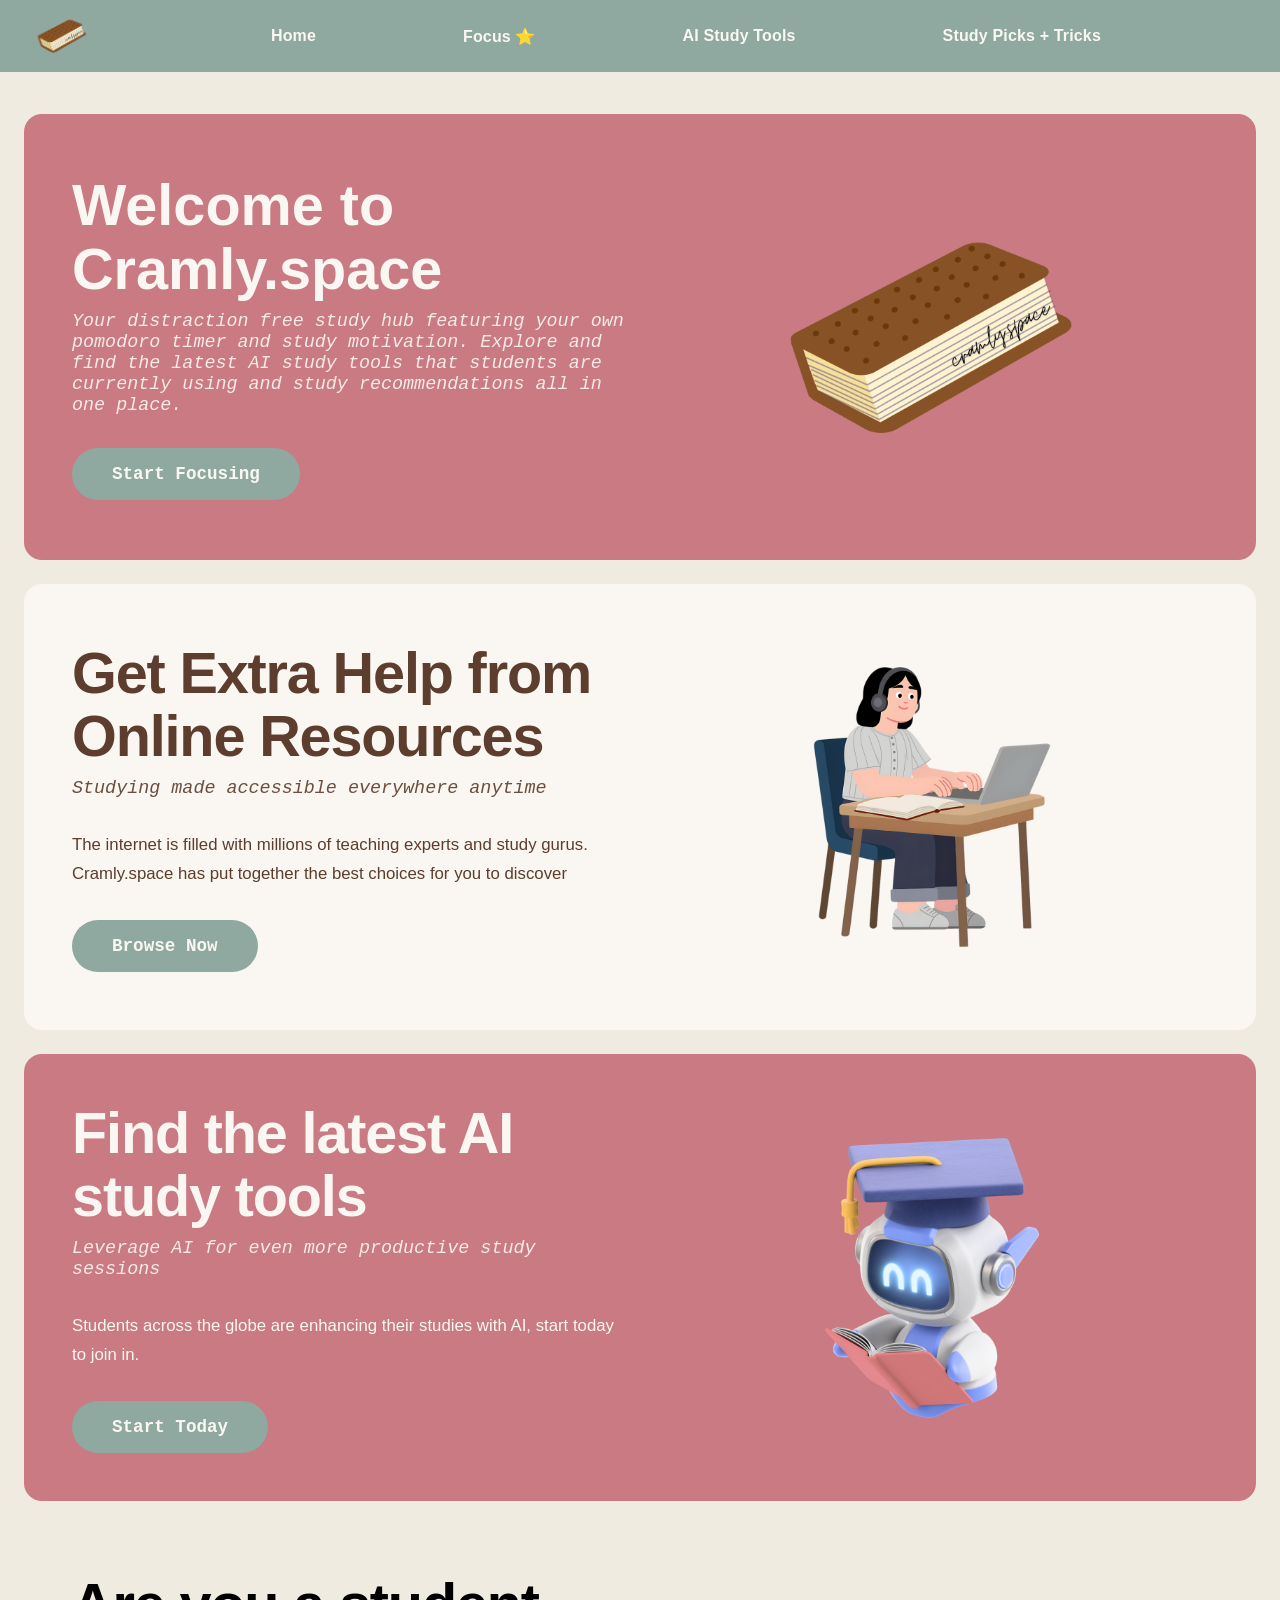
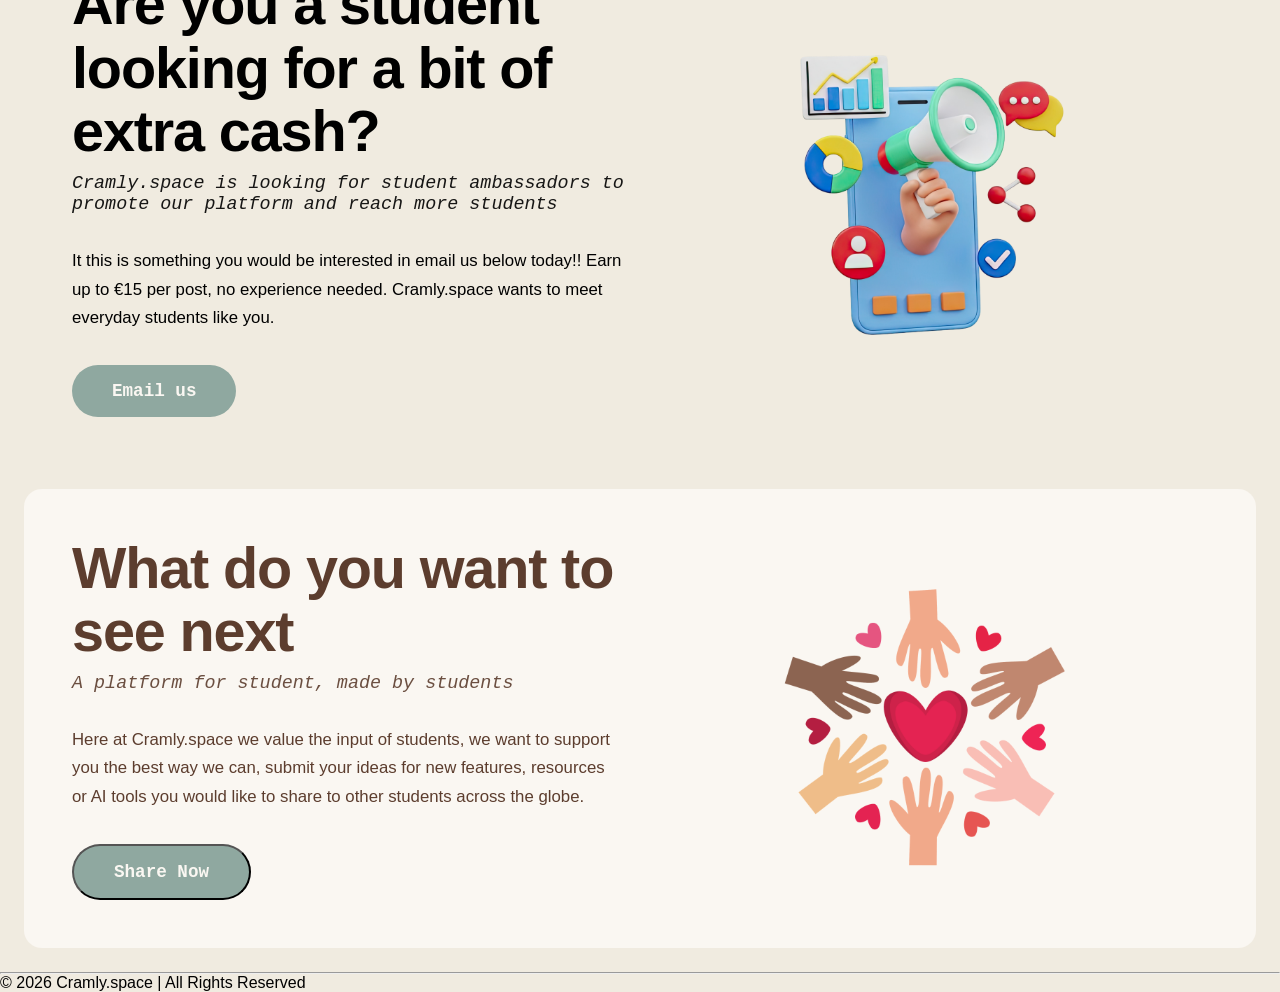
<file: index.html>
<!DOCTYPE html>
<html lang="en">
<head>
    <meta charset="UTF-8">
    <meta name="viewport" content="width=device-width, initial-scale=1.0">
    <meta name="description" content="Your new study companion helping you to earn better grades without burning out. Cramly.space helps keep learning fun and focused by connecting you with the best study spots, tutors, and resources in your area.">
    <meta name="keywords" content="Cramly, pomodoro timer, AI study tools, focused study, notes templates, learning">
    <title> Cramly Space - Study Tools and Focus Resources   </title>
    <link rel="stylesheet" href="style.css">
    <link rel="icon" type="image/png" href="CramlyLogo.png">
    <link href="https://fonts.googleapis.com/css2?family=Inter:wght@400;600;700&display=swap" rel="stylesheet">
</head>
<body>
<header>
  <nav>
    
    <div class="nav-logo">
      <img src="cramlylogo.png" alt="Cramly Logo" style="height:60px;">
    </div>

    <ul class="nav-links">
       <li><a href="index.html">Home</a></li>
      <li><a href="focus.html">Focus ⭐️</a></li>
      <li><a href="findai.html">AI Study Tools</a></li>
      <li><a href="recs.html">Study Picks + Tricks</a></li>
    </ul>
  </nav>
</header>
<br>
<section class="hero">

  <div class="hero-text">
    <h1>Welcome to Cramly.space</h1>

    <p class="tagline">
      Your distraction free study hub featuring your own pomodoro timer and study motivation. Explore and find the latest AI study tools that students are currently using and study recommendations all in one place.
    </p>

    <a href="focus.html" class="btn-focus">Start Focusing</a>
  </div>

  <div class="hero-image">
    <img src="cramlylogo.png" alt="Cramly Logo">
  </div>
</section>



<section class="feature-section section-cream">
  <div class="feature-text">
    <h2>Get Extra Help from Online Resources</h2>
    <p class="feature-tagline">Studying made accessible everywhere anytime</p>
    <p class="feature-copy">
      The internet is filled with millions of teaching experts and study gurus. Cramly.space has put together the best choices for you to discover
    </p>
    <a href="recs.html" class="btn-focus">Browse Now</a>
  </div>

  <div class="feature-image">
    <img src="studying.png" alt="Browse Study recommendations">
  </div>
</section>

<section class="feature-section section-pink">
  <div class="feature-text">
    <h2>Find the latest AI study tools</h2>
    <p class="feature-tagline">Leverage AI for even more productive study sessions</p>
    <p class="feature-copy">
      Students across the globe are enhancing their studies with AI, start today to join in.
    </p>
    <a href="findai.html" class="btn-focus">Start Today</a>
  </div>

  <div class="feature-image">
    <img src="ai.png" alt="AI study tools illustration">
  </div>
</section>

<section class="feature-section section-tan-reverse">
  <div class="feature-text">
    <h2>Are you a student looking for a bit of extra cash?</h2>
    <p class="feature-tagline">Cramly.space is looking for student ambassadors to promote our platform and reach more students</p>
    <p class="feature-copy">
      It this is something you would be interested in email us below today!! Earn up to €15 per post, no experience needed. Cramly.space wants to meet everyday students like you.
    </p>
    <a href="mailto:hannahkayer11@gmail.com" class="btn-focus">Email us</a>
  </div>

  <div class="feature-image">
    <img src="social.png" alt="Student ambassadors">
  </div>
</section>

<section class="feature-section section-cream">
  <div class="feature-text">
    <h2>What do you want to see next</h2>
    <p class="feature-tagline">A platform for student, made by students</p>
    <p class="feature-copy">
     Here at Cramly.space we value the input of students, we want to support you the best way we can, submit your ideas for new features, resources or AI tools you would like to share to other students across the globe.
    </p>
   <button class="btn-focus" onclick="openModal()">Share Now</button>
  </div>

  <div class="feature-image">
    <img src="help.png" alt="Help share new ideas">
  </div>
</section>
<div class="overlay" id="overlay">
    <div class="modal">
      <button class="modal-close" onclick="closeModal()">&#x2715;</button>
 
      <div id="form-view">
        <h3>Share your idea ✨</h3>
        <p class="sub">We read every single submission!</p>
 
        <div class="form-group">
          <label for="c-name">Name</label>
          <input type="text" id="c-name" placeholder="Your name"/>
          <p class="error-msg" id="err-name">Please enter your name.</p>
        </div>
 
        <div class="form-group">
          <label for="c-email">Email</label>
          <input type="email" id="c-email" placeholder="you@email.com"/>
          <p class="error-msg" id="err-email">Please enter a valid email.</p>
        </div>
 
        <div class="form-group">
          <label for="c-idea">Your idea</label>
          <textarea id="c-idea" placeholder="What would you love to see on Cramly.space?"></textarea>
          <p class="error-msg" id="err-idea">Please tell us your idea.</p>
        </div>
 
        <button class="btn-submit" onclick="submitForm()">Send it in 🚀</button>
      </div>
 
      <div class="success" id="success-view">
        <div class="tick">🎉</div>
        <h4>Thanks for sharing!</h4>
        <p>Your idea is in — we'll take a look soon.</p>
      </div>
    </div>
  </div>

<script src="modal.js"></script>
<hr>
<footer></footer>
   <p> &copy; 2026 Cramly.space | All Rights Reserved </p>
</footer>
</file>
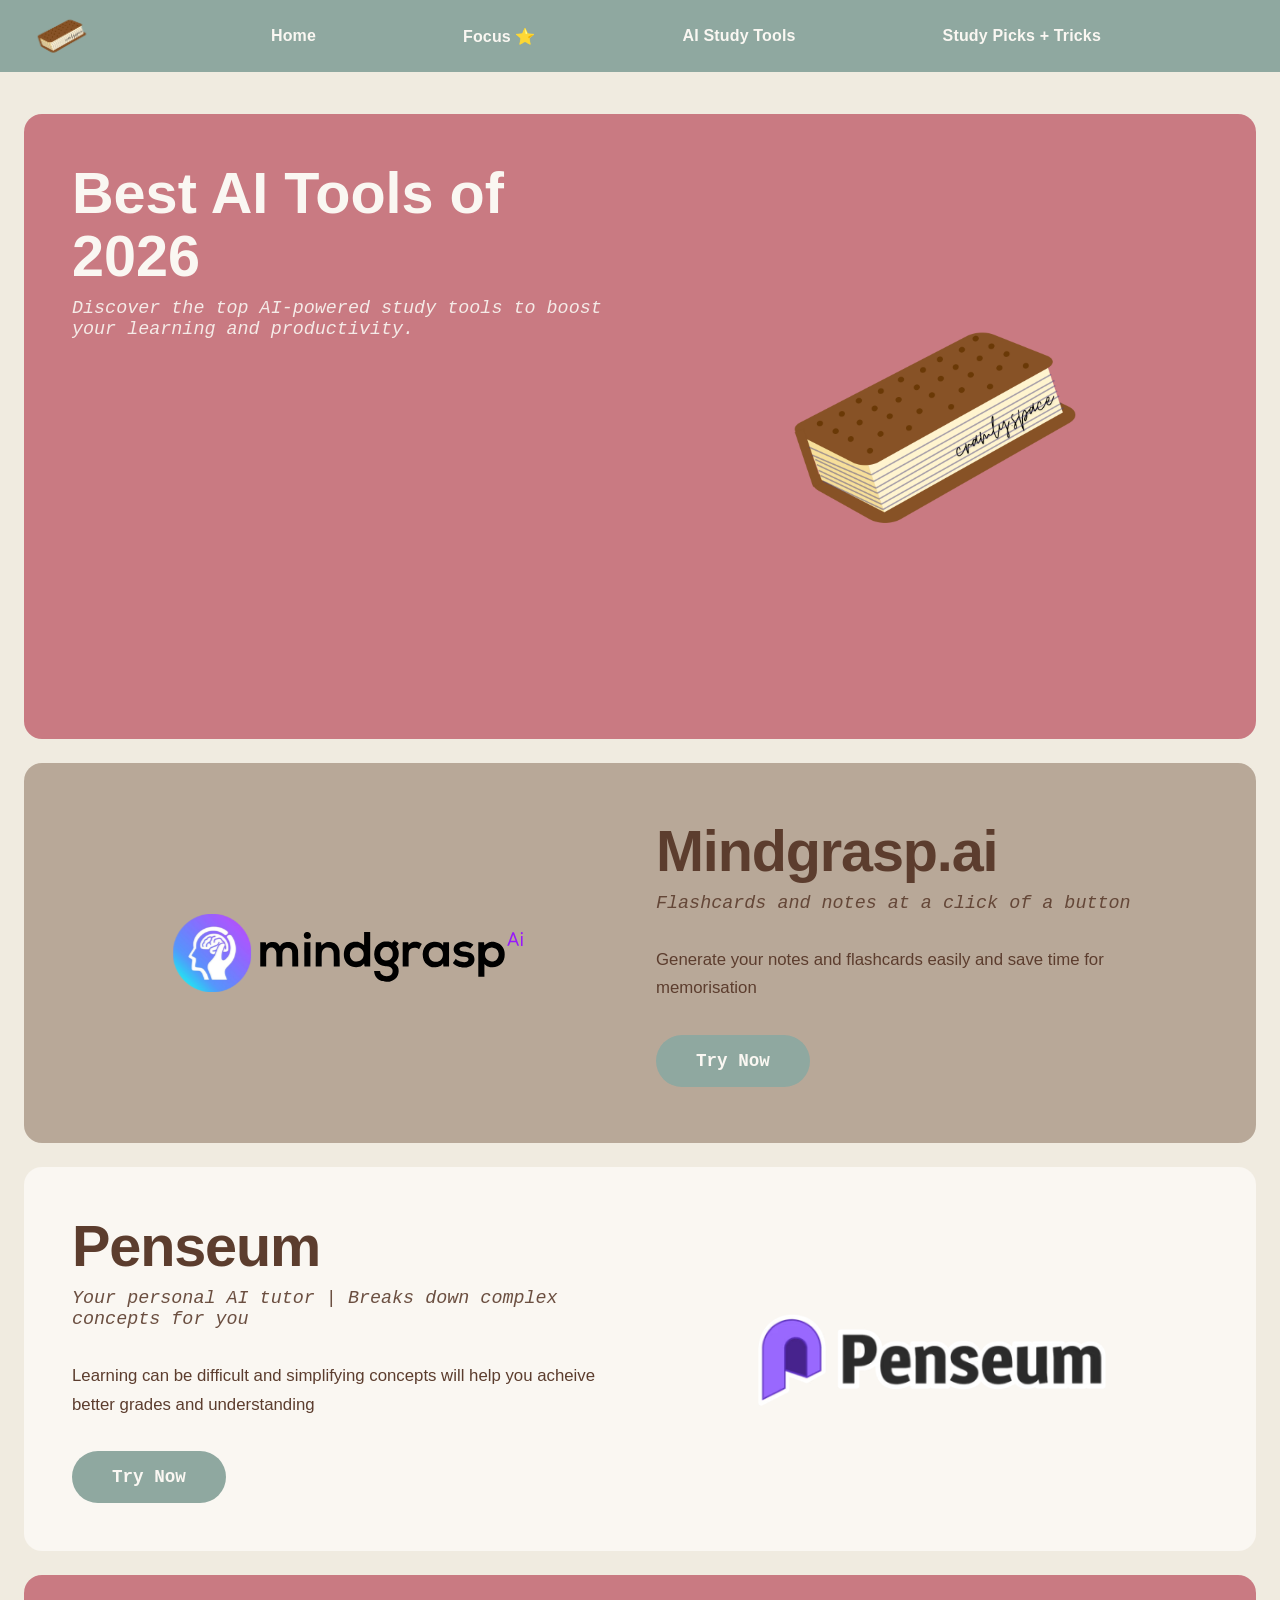
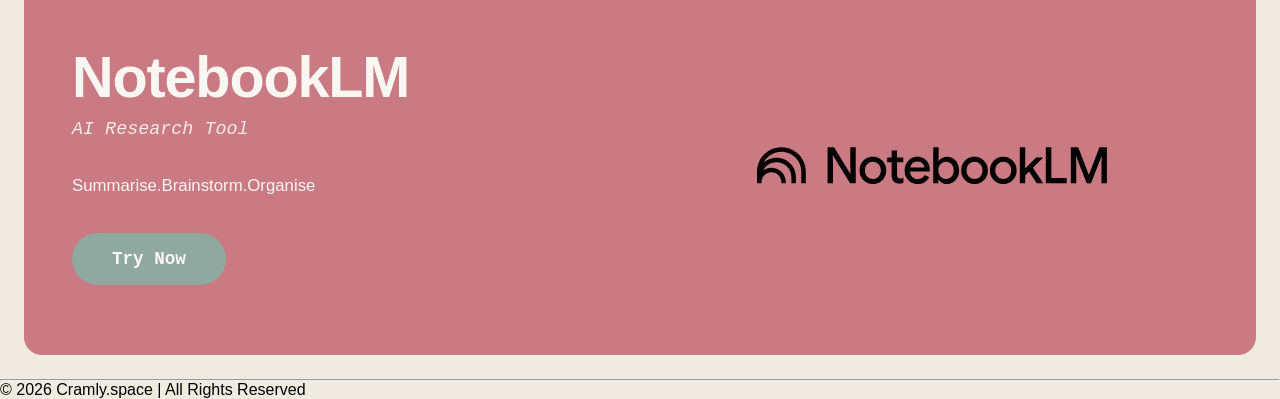
<file: findai.html>
<!DOCTYPE html>
<html lang="en">
<head>
    <meta charset="UTF-8">
    <meta name="viewport" content="width=device-width, initial-scale=1.0">
    <meta name="description" content="Find new AI study tools to get ahead in the game and leverage your study time for better grades">
    <meta name="keywords" content="Cramly, study companion, focused study,education, AI study tools learning">
    <title> Cramly.space | AI Study Tools  </title>
    <link rel="stylesheet" href="style.css">
    <link rel="icon" type="image/png" href="CramlyLogo.png">
    <link href="https://fonts.googleapis.com/css2?family=Inter:wght@400;600;700&display=swap" rel="stylesheet">
</head>
<body>
<header>
  <nav>
    
    <div class="nav-logo">
      <img src="cramlylogo.png" alt="Cramly Logo" style="height:60px;">
    </div>

    <ul class="nav-links">
      <li><a href="index.html">Home</a></li>
      <li><a href="focus.html">Focus ⭐️</a></li>
      <li><a href="findai.html">AI Study Tools</a></li>
      <li><a href="recs.html">Study Picks + Tricks</a></li>
    </ul>
  </nav>
</header>
<br>
<section class="hero">

  <div class="hero-text">
    <h1>Best AI Tools of 2026</h1>

    <p class="tagline">
      Discover the top AI-powered study tools to boost your learning and productivity.
    </p>
    <iframe width="560" height="315" src="https://www.youtube.com/embed/JAGQtcRaC1w?si=2ku5iMxux61JAjwn" title="YouTube video player" frameborder="0" allow="accelerometer; autoplay; clipboard-write; encrypted-media; gyroscope; picture-in-picture; web-share" referrerpolicy="strict-origin-when-cross-origin" allowfullscreen></iframe>
  </div>

  <div class="hero-image">
    <img src="cramlylogo.png" alt="Cramly Logo">
  </div>

</section>


<section class="feature-section section-tan reverse">
  <div class="feature-text">
    <h2>Mindgrasp.ai</h2>
    <p class="feature-tagline">Flashcards and notes at a click of a button</p>
    <p class="feature-copy">
      Generate your notes and flashcards easily and save time for memorisation
    </p>
    <a href="https://mindgrasp.ai/" class="btn-focus">Try Now</a>
  </div>

  <div class="feature-image">
    <img src="mindgrasp-ai-logo.svg" alt="mindgraspai logo">
  </div>
</section>

<section class="feature-section section-cream">
  <div class="feature-text">
    <h2>Penseum</h2>
    <p class="feature-tagline">Your personal AI tutor | Breaks down complex concepts for you</p>
    <p class="feature-copy">
      Learning can be difficult and simplifying concepts will help you acheive better grades and understanding
    </p>
    <a href="https://www.penseum.com/" class="btn-focus">Try Now</a>
  </div>

  <div class="feature-image">
    <img src="penseum-logo.avif" alt="AI Tutor">
  </div>
</section>

<section class="feature-section section-pink">
  <div class="feature-text">
    <h2>NotebookLM</h2>
    <p class="feature-tagline">AI Research Tool</p>
    <p class="feature-copy">
      Summarise.Brainstorm.Organise
    </p>
    <a href="https://notebooklm.google/" class="btn-focus">Try Now</a>
  </div>
  <div class="feature-image">
    <img src="notebook-logo.svg" alt="NotebookLm Logo">
  </div>
</section>


<hr>
   <p> &copy; 2026 Cramly.space | All Rights Reserved </p>
</footer>
</file>
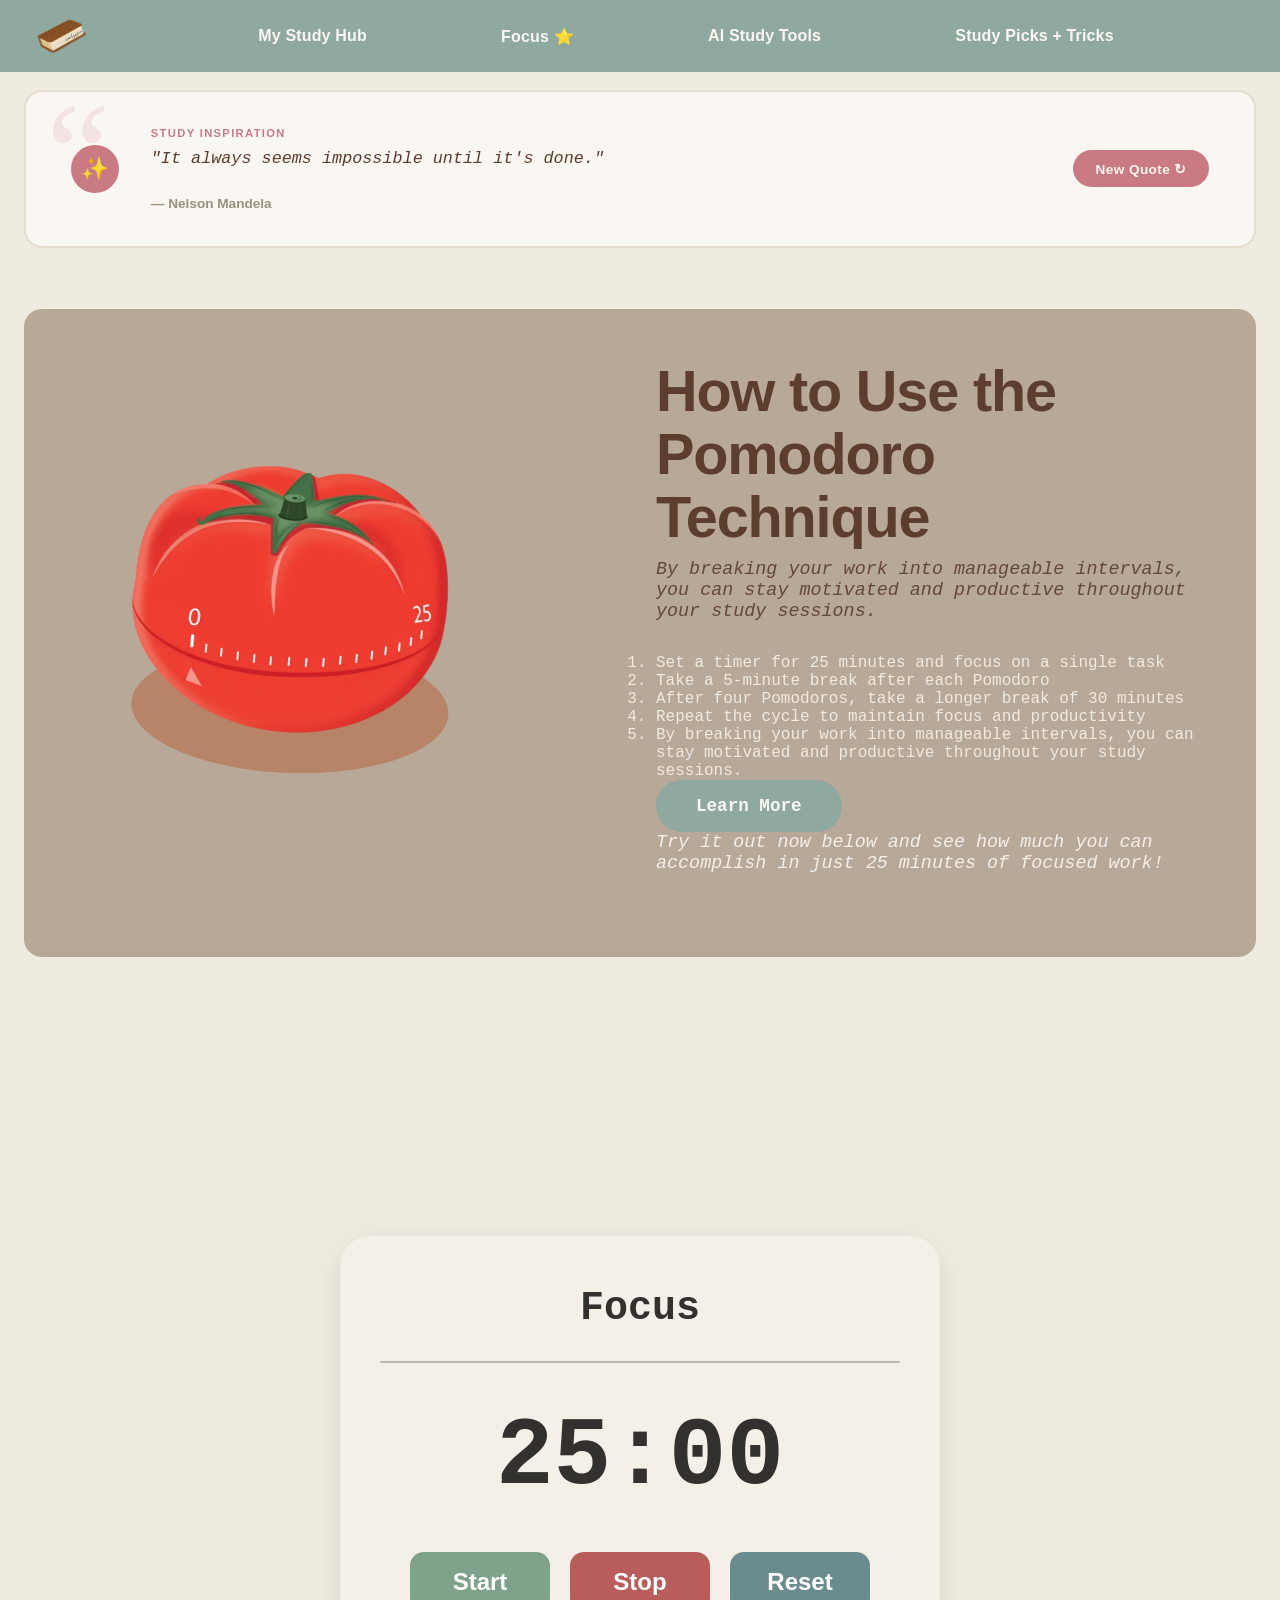
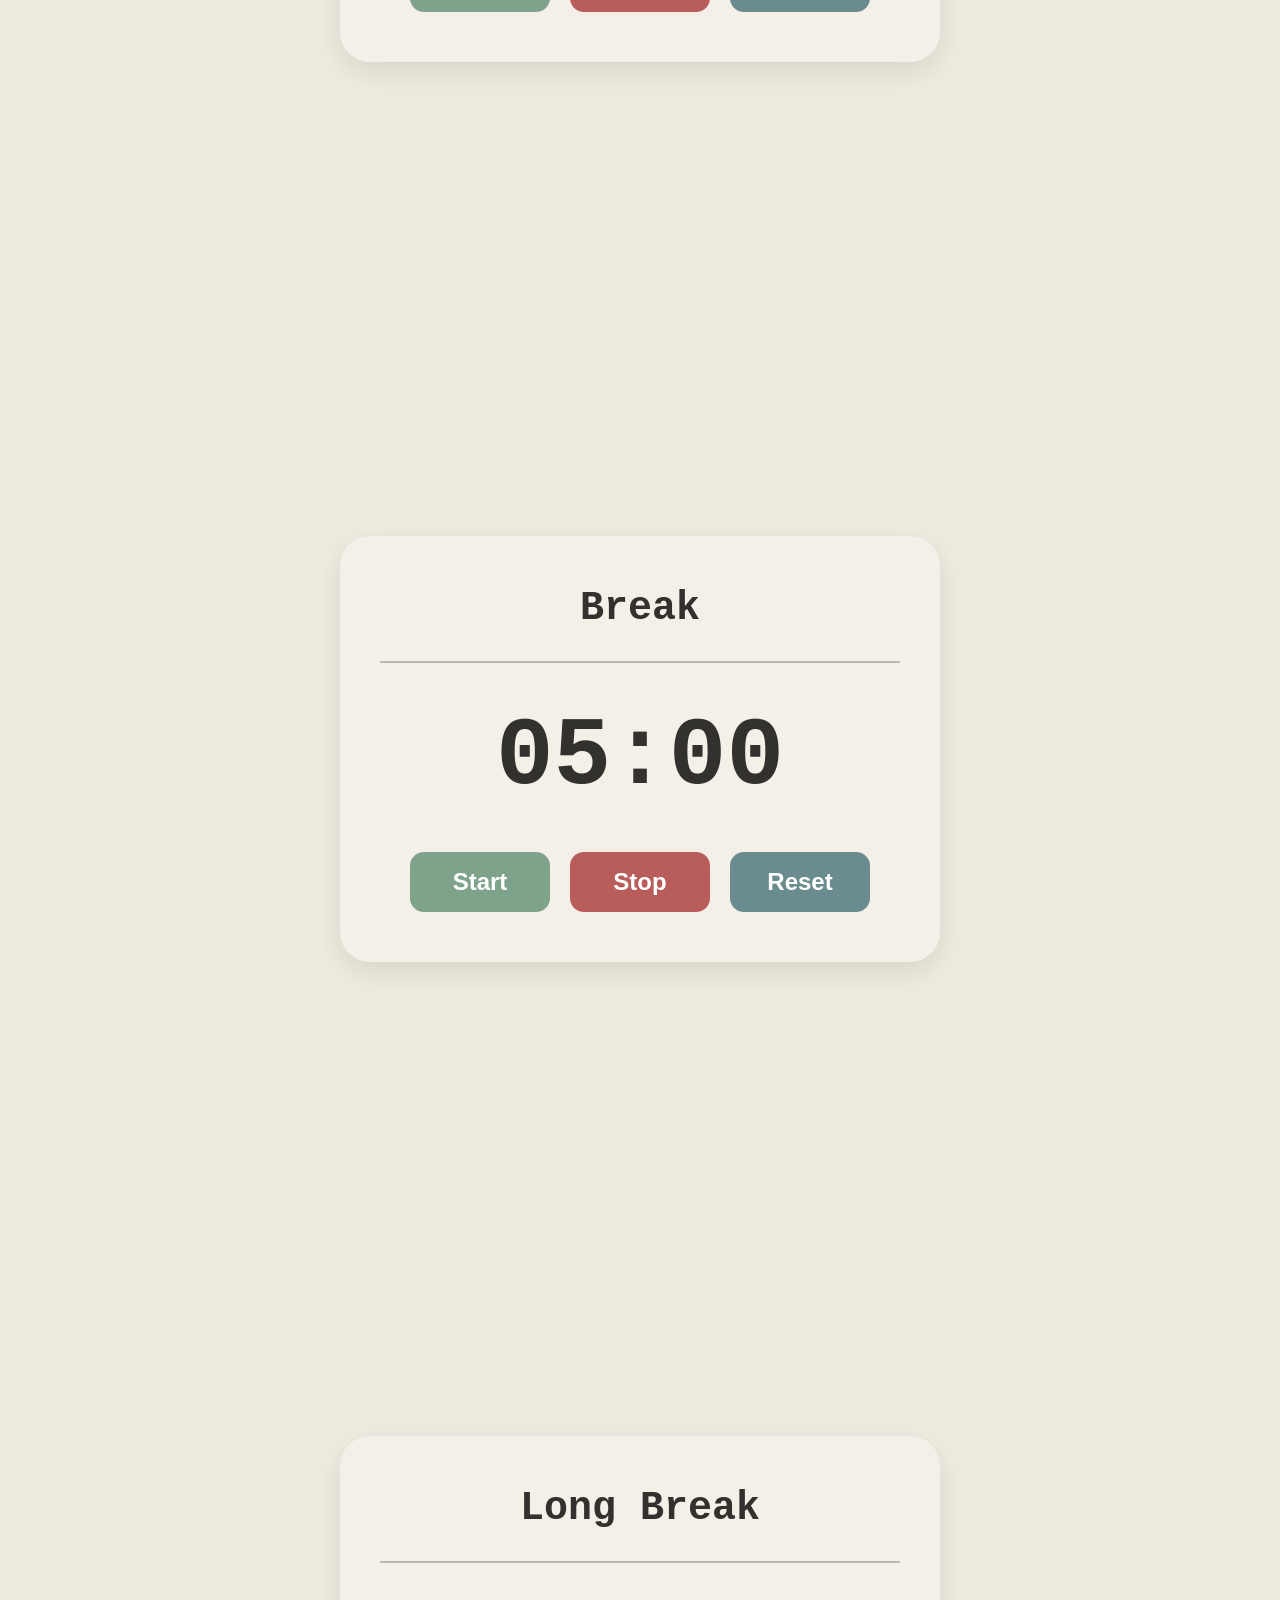
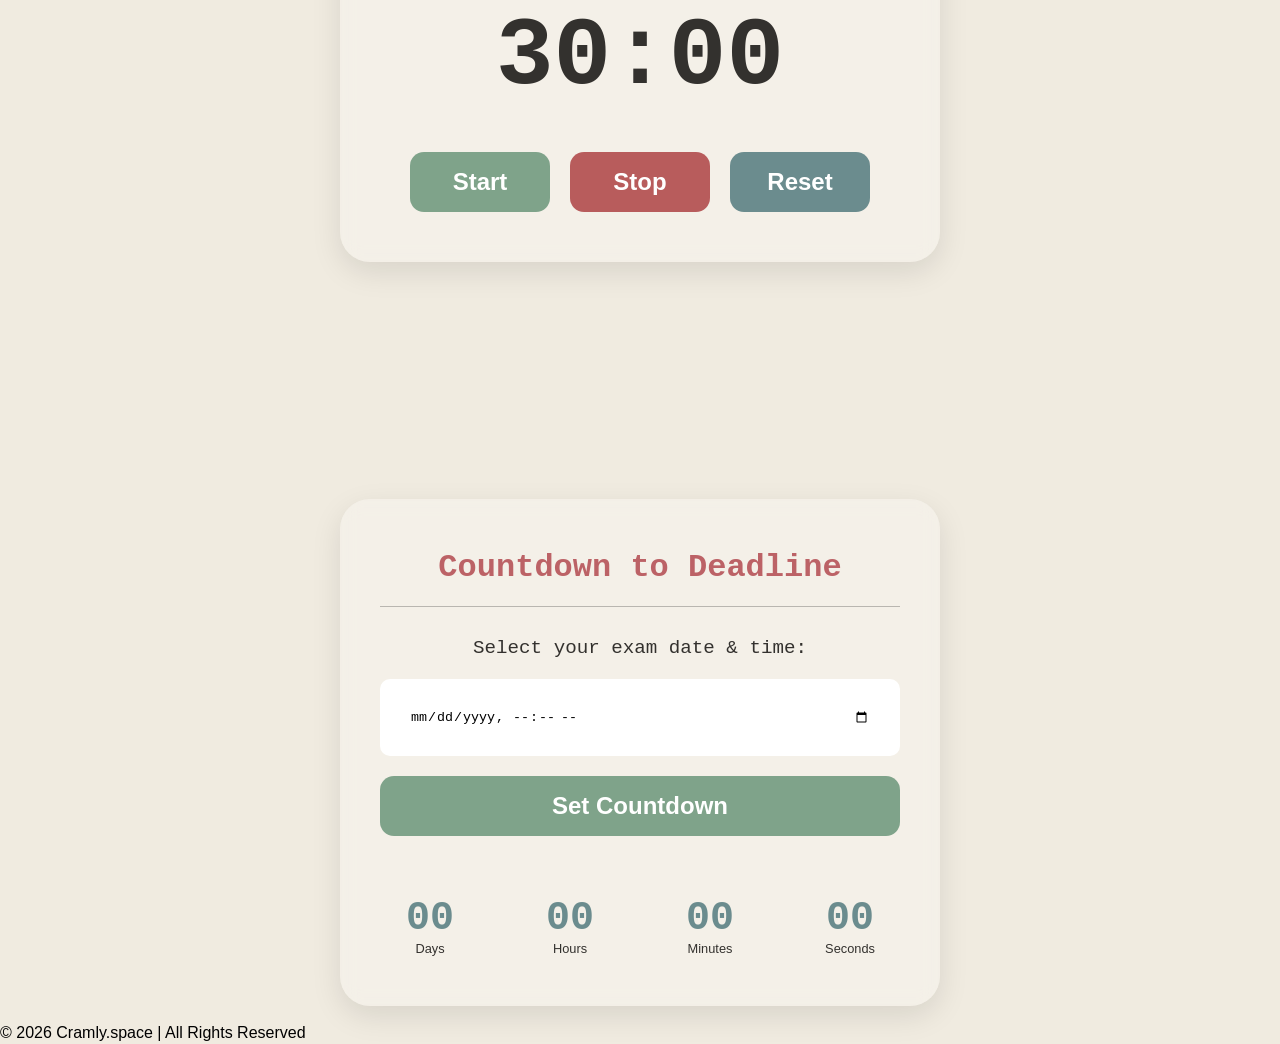
<file: focus.html>
<!DOCTYPE html>
<html lang="en">
<head>
    <meta charset="UTF-8">
    <meta name="viewport" content="width=device-width, initial-scale=1.0">
    <meta name="description" content="Discover effective focus techniques and tools to enhance your study sessions and boost productivity. Create a distraction-free environment and maintain concentration for better academic performance.">
    <meta name="keywords" content="Cramly, study companion, focused study,education, learning">
    <title> Cramly.space | Focus  </title>
    <link rel="stylesheet" href="style.css">
    <link rel="icon" type="image/png" href="CramlyLogo.png">
    <link href="https://fonts.googleapis.com/css2?family=Playfair+Display:wght@400;500;600&display=swap" rel="stylesheet">
</head>
<body>
<header>
  <nav>
    
    <div class="nav-logo">
      <img src="cramlylogo.png" alt="Cramly Logo" style="height:60px;">
    </div>

    <ul class="nav-links">
      <li><a href="index.html">My Study Hub</a></li>
      <li><a href="focus.html">Focus ⭐️</a></li>
      <li><a href="findai.html">AI Study Tools</a></li>
      <li><a href="recs.html">Study Picks + Tricks</a></li>
    </ul>
  </nav>
</header>
<br>
 <section class="section-quote">
    <div class="quote-icon">✨</div>
    <div class="quote-content">
      <div class="quote-label">Study Inspiration</div>
      <p id="quote-text">Loading your daily boost...</p>
      <p id="quote-author"></p>
    </div>
    <button class="btn-new-quote" id="new-quote-btn" onclick="fetchQuote()">New Quote ↻</button>
  </section>
  <br>
<section class="feature-section section-tan reverse">
  <div class="feature-text">
    <h2>How to Use the Pomodoro Technique</h2>
    <p class="feature-tagline">By breaking your work into manageable intervals, you can stay motivated and productive throughout your study sessions.</p>
    <p class="feature-copy">
     <ol class="pomodoro-steps">
            <li>Set a timer for 25 minutes and focus on a single task</li>
            <li>Take a 5-minute break after each Pomodoro</li>
            <li>After four Pomodoros, take a longer break of 30 minutes</li>
            <li>Repeat the cycle to maintain focus and productivity</li>
            <li>By breaking your work into manageable intervals, 
            you can stay motivated and productive throughout your study sessions.</li>
        </ol>
    </p>
    <a href="https://www.youtube.com/watch?v=aQ_xKuXo0D0" class="btn-focus">Learn More</a>
     <p class="feature tagline">Try it out now below and see how much you can accomplish in just 25 minutes of focused work!</p>
  </div>
   <div class="pomodoro-image">
    <img src="pomodoro.png" alt="Pomodoro timer">
  </div>
  </section>    

<br>

<div class="pt-wrapper">
  <div class="pt-container">
    <h1 class="pt-title">Focus</h1>
    <hr class="pt-divider">
    <p class="pt-timer" id="timer">25:00</p>

    <div class="pt-button-wrapper">
      <button id="start" class="pt-btn pt-btn-start">Start</button>
      <button id="stop" class="pt-btn pt-btn-stop">Stop</button>
      <button id="reset" class="pt-btn pt-btn-reset">Reset</button>
    </div>
  </div>
</div>

<div class="pt-wrapper">
  <div class="pt-container">
    <h1 class="pt-title">Break</h1>
    <hr class="pt-divider">
    <p class="pt-timer" id="timer-sb">05:00</p>

    <div class="pt-button-wrapper">
      <button id="start-sb" class="pt-btn pt-btn-start">Start</button>
      <button id="stop-sb" class="pt-btn pt-btn-stop">Stop</button>
      <button id="reset-sb" class="pt-btn pt-btn-reset">Reset</button>
    </div>
  </div>
</div>

<div class="pt-wrapper">
  <div class="pt-container">
    <h1 class="pt-title">Long Break</h1>
    <hr class="pt-divider">
    <p class="pt-timer" id="timer-lb">30:00</p>

    <div class="pt-button-wrapper">
      <button id="start-lb" class="pt-btn pt-btn-start">Start</button>
      <button id="stop-lb" class="pt-btn pt-btn-stop">Stop</button>
      <button id="reset-lb" class="pt-btn pt-btn-reset">Reset</button>
    </div>
  </div>
</div>

<div class="cte-wrapper">
  <div class="cte-container">
    <h1 class="cte-title">Countdown to Deadline</h1>
    
    <hr class="cte-divider">

    <div class="cte-input-wrapper">
      <label for="exam-date">Select your exam date & time:</label>
      <input type="datetime-local" id="exam-date" class="cte-input">
      <button id="set-exam" class="pt-btn pt-btn-start">Set Countdown</button>
    </div>

    <div class="cte-timer">

      <div class="time">
        <h2 id="days">00</h2>
        <p>Days</p>
      </div>

      <div class="time">
        <h2 id="hours">00</h2>
        <p>Hours</p>
      </div>

      <div class="time">
        <h2 id="minutes">00</h2>
        <p>Minutes</p>
      </div>

      <div class="time">
        <h2 id="seconds">00</h2>
        <p>Seconds</p>
      </div>

    </div>

  </div>
</div>
<br>


<script src="interact.js"></script>

<footer></footer>
   <p> &copy; 2026 Cramly.space | All Rights Reserved </p>
</footer>
</file>
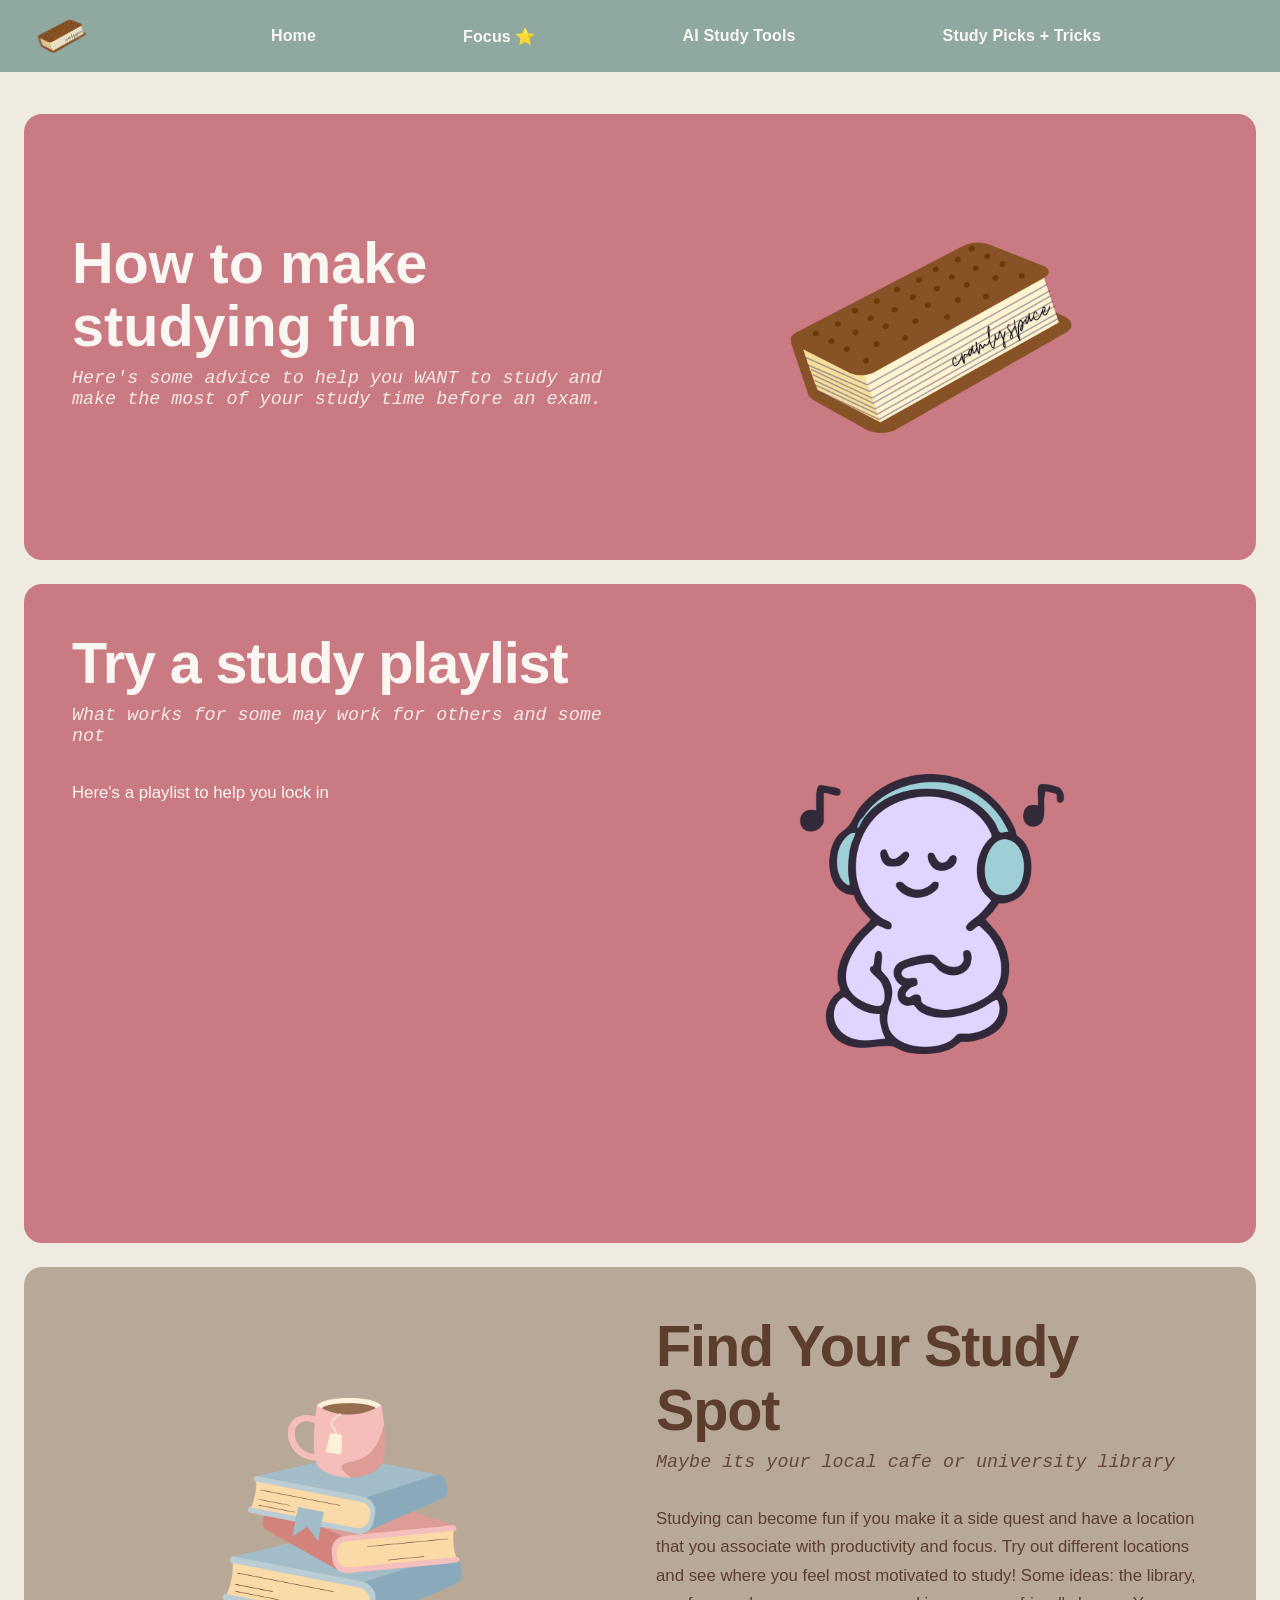
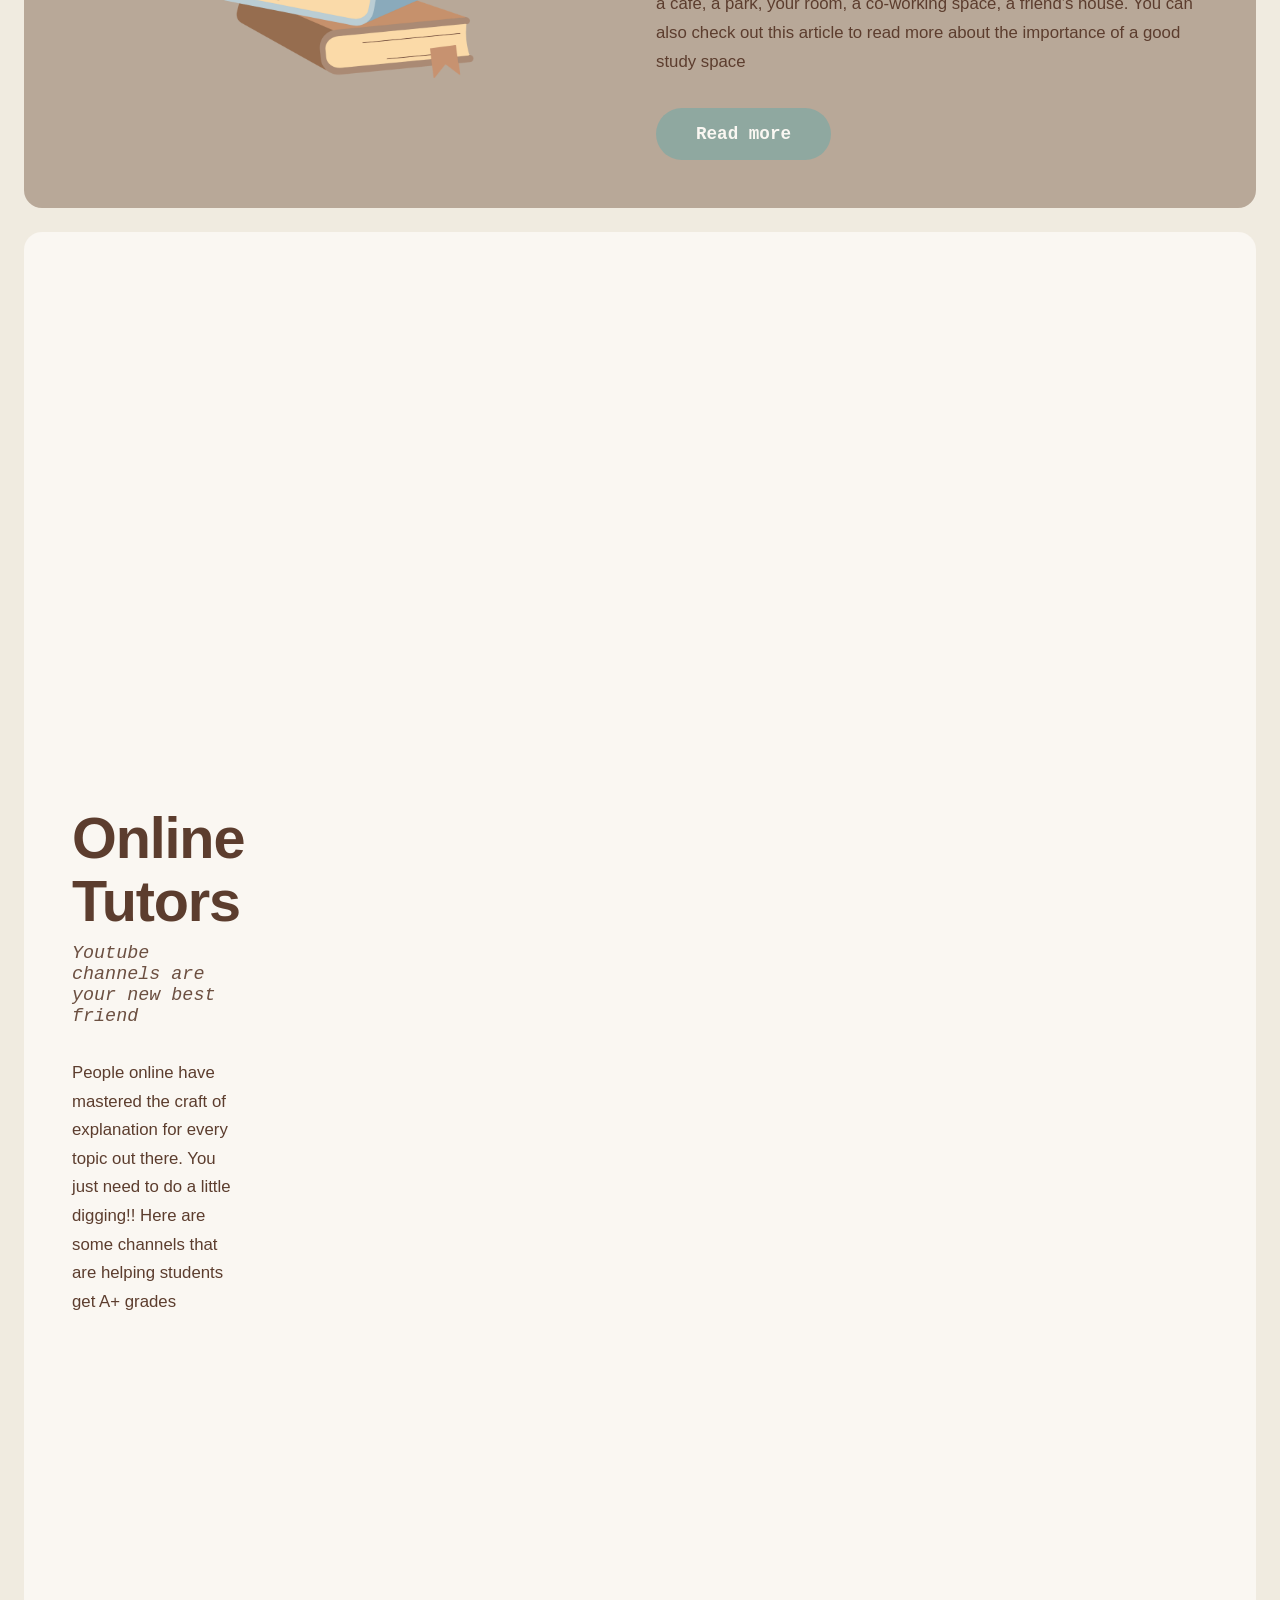
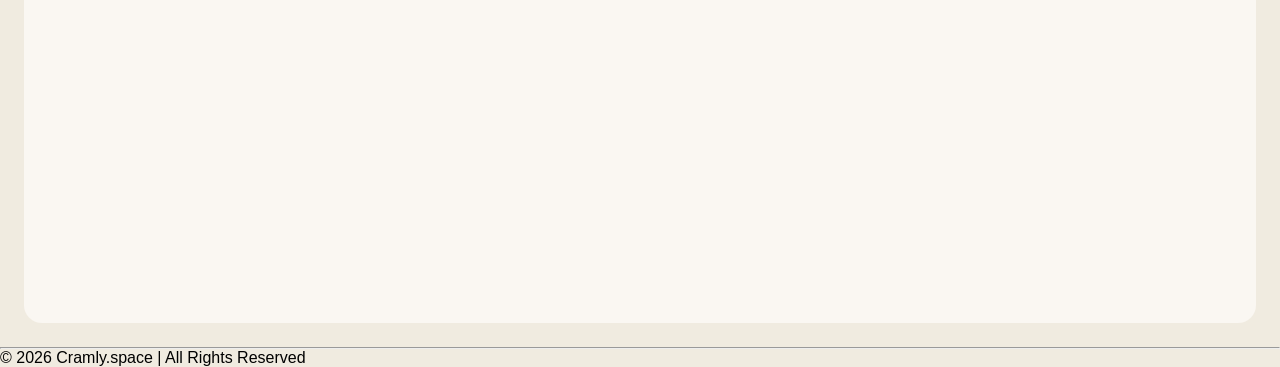
<file: recs.html>
<!DOCTYPE html>
<html lang="en">
<head>
    <meta charset="UTF-8">
    <meta name="viewport" content="width=device-width, initial-scale=1.0">
    <meta name="description" content="Study recommendations for better understanding and subject tutoring">
    <meta name="keywords" content="Cramly, study companion, online tutor, focused study,education, learning">
    <title> Cramly.space | Study Picks + Tricks  </title>
    <link rel="stylesheet" href="style.css">
    <link rel="icon" type="image/png" href="CramlyLogo.png">
    <link href="https://fonts.googleapis.com/css2?family=Inter:wght@400;600;700&display=swap" rel="stylesheet">
</head>
<body>
<header>
  <nav>
    
    <div class="nav-logo">
      <img src="cramlylogo.png" alt="Cramly Logo" style="height:60px;">
    </div>

    <ul class="nav-links">
       <li><a href="index.html">Home</a></li>
      <li><a href="focus.html">Focus ⭐️</a></li>
      <li><a href="findai.html">AI Study Tools</a></li>
      <li><a href="recs.html">Study Picks + Tricks</a></li>
    </ul>
  </nav>
</header>
<br>
<section class="hero">

  <div class="hero-text">
    <h1>How to make studying fun</h1>

    <p class="tagline">
      Here's some advice to help you WANT to study and make the most of your study time before an exam.
    </p>
  </div>

  <div class="hero-image">
    <img src="cramlylogo.png" alt="Cramly Logo">
  </div>

</section>
<section class="feature-section section-pink">
  <div class="feature-text">
    <h2>Try a study playlist</h2>
    <p class="feature-tagline">What works for some may work for others and some not</p>
    <p class="feature-copy">
      Here's a playlist to help you lock in
    </p>
    <iframe data-testid="embed-iframe" style="border-radius:12px" src="https://open.spotify.com/embed/playlist/6yW6dYt73WjUJMHqHeMqVv?utm_source=generator" width="100%" height="352" frameBorder="0" allowfullscreen="" allow="autoplay; clipboard-write; encrypted-media; fullscreen; picture-in-picture" loading="lazy"></iframe>
  </div>

  <div class="feature-image">
    <img src="music.png" alt="Focus illustration">
  </div>
</section>

<section class="feature-section section-tan reverse">
  <div class="feature-text">
    <h2>Find Your Study Spot</h2>
    <p class="feature-tagline">Maybe its your local cafe or university library</p>
    <p class="feature-copy">
     Studying can become fun if you make it a side quest and have a location that you associate with productivity and focus. Try out different locations and see where you feel most motivated to study! Some ideas: the library, a cafe, a park, your room, a co-working space, a friend's house. You can also check out this article to read more about the importance of a good study space
    </p>
    <a href="https://www.hid.ie/post/the-importance-of-a-good-study-environment" class="btn-focus">Read more</a>
  </div>

  <div class="feature-image">
    <img src="library.png" alt="Study spots illustration">
  </div>
</section>

<section class="feature-section section-cream">
  <div class="feature-text">
    <h2>Online Tutors</h2>
    <p class="feature-tagline">Youtube channels are your new best friend</p>
    <p class="feature-copy">
     People online have mastered the craft of explanation for every topic out there. You just need to do a little digging!! Here are some channels that are helping students get A+ grades
    </p>
  </div>
  <div>
    <iframe width="560" height="315" src="https://www.youtube.com/embed/HfXDXQli4WE?si=J_T2xJMqLTTV5WeZ" title="YouTube video player" frameborder="0" allow="accelerometer; autoplay; clipboard-write; encrypted-media; gyroscope; picture-in-picture; web-share" referrerpolicy="strict-origin-when-cross-origin" allowfullscreen></iframe>
    <iframe width="560" height="315" src="https://www.youtube.com/embed/4Zn-ktxeiKk?si=4kU08LrtBk4TCr9X" title="YouTube video player" frameborder="0" allow="accelerometer; autoplay; clipboard-write; encrypted-media; gyroscope; picture-in-picture; web-share" referrerpolicy="strict-origin-when-cross-origin" allowfullscreen></iframe>
    <iframe width="560" height="315" src="https://www.youtube.com/embed/e5AwNU3Y2es?si=hfvqbsCQXbnIWFrK" title="YouTube video player" frameborder="0" allow="accelerometer; autoplay; clipboard-write; encrypted-media; gyroscope; picture-in-picture; web-share" referrerpolicy="strict-origin-when-cross-origin" allowfullscreen></iframe>
    <iframe width="560" height="315" src="https://www.youtube.com/embed/-KfG8kH-r3Y?si=CdPAhKuRuVKL7CnL" title="YouTube video player" frameborder="0" allow="accelerometer; autoplay; clipboard-write; encrypted-media; gyroscope; picture-in-picture; web-share" referrerpolicy="strict-origin-when-cross-origin" allowfullscreen></iframe>
    <iframe width="560" height="315" src="https://www.youtube.com/embed/TjPFZaMe2yw?si=gDajtNHaLilCCvaB" title="YouTube video player" frameborder="0" allow="accelerometer; autoplay; clipboard-write; encrypted-media; gyroscope; picture-in-picture; web-share" referrerpolicy="strict-origin-when-cross-origin" allowfullscreen></iframe>
  </div>
</section>


<hr>
   <p> &copy; 2026 Cramly.space | All Rights Reserved </p>
</footer>
</file>
<file: style.css>
:root {
      --cream: #f0ebe0;
      --pink:  #c97a82;
      --pink-light: #dea8ae;
      --tan:   #b8a898;
      --tan-dark: #9e8e7e;
      --white: #faf7f2;
      --brown: #5c3d2e;
      --nav-bg: #8fa8a0;
    }
 
    body {
  margin: 0;
  background: var(--cream);
  font-family: 'Nunito', sans-serif;
  min-height: 100vh;
}
    
    nav {
      display: flex;
      align-items: center;
      background: var(--nav-bg);
      padding: 0 2rem;
      min-height: 72px;
      gap: 0;
    }
 
    .nav-logo {
      display: flex;
      align-items: center;
      margin-right: 2rem;
      flex-shrink: 0;
    }
 
     .nav-logo img {
        height: 40px;
        }
 
    .nav-links {
      display: flex;
      flex: 1;
      justify-content: space-evenly;
      list-style: none;
      margin: 0;
      padding: 0;
    }
 
    .nav-links li a {
      text-decoration: none;
      color: var(--white);
      font-family: 'Nunito', sans-serif;
      font-weight: 700;
      font-size: 1rem;
      letter-spacing: 0.01em;
      transition: opacity 0.2s;
    }
    .nav-links li a:hover { opacity: 0.7; }

 @media (max-width: 700px) {
  nav {
    flex-direction: column;
    align-items: center;
    padding: 1rem;
    min-height: auto;
  }

  .nav-logo {
    margin-right: 0;
    margin-bottom: 0.8rem;
  }

  .nav-logo img {
    height: 40px;
  }

  .nav-links {
    display: flex;
    flex-wrap: wrap;
    justify-content: center;
    gap: 0.8rem 1.2rem;
    width: 100%;
  }

  .nav-links li {
    flex: 0 1 auto;
  }

  .nav-links li a {
    font-size: 0.95rem;
    white-space: nowrap;
  }
}

.pomodoro-steps {
  font-family: 'Courier Prime', monospace;
  font-size: 1rem;
  color: var(--cream);
}

.hero {
  margin: 1.5rem;
  background: var(--pink);
  border-radius: 18px;
  padding: 3rem;
  display: flex;
  align-items: center;
  justify-content: space-between;
  gap: 2rem;
  min-height: 380px;
}

.hero-text {
  flex: 1;
  max-width: 55%;
}

.hero-text h1 {
  font-weight: 900;
  font-size: clamp(2.2rem, 5vw, 3.6rem);
  color: var(--white);
  line-height: 1.1;
  margin-bottom: 0.6rem;
}

.tagline {
  font-family: 'Courier Prime', monospace;
  font-size: 1.15rem;
  color: var(--white);
  font-style: italic;
  margin-bottom: 2rem;
  opacity: 0.9;
}

.btn-focus {
  display: inline-block;
  background: var(--nav-bg);
  color: var(--white);
  font-family: 'Courier Prime', monospace;
  font-weight: 700;
  font-size: 1.1rem;
  padding: 1rem 2.5rem;
  border-radius: 50px;
  text-decoration: none;
  transition: transform 0.18s, background 0.18s;
}

.btn-focus:hover {
  background: #cc8f95;
  transform: scale(1.04);
}

.hero-image {
  flex: 1;
  display: flex;
  justify-content: center;
  align-items: center;
}

.hero-image img {
  max-width: 350px;
  width: 100%;
  height: auto;
}

@media (max-width: 700px) {
  .hero {
    flex-direction: column;
    text-align: center;
    padding: 2rem;
  }

  .hero-text {
    max-width: 100%;
  }

  .hero-image img {
    max-width: 200px;
    margin-top: 1rem;
  }
}

-------------------------------
.hero {
  margin: 1.5rem;
  background: var(--pink);
  border-radius: 18px;
  padding: 3rem;
  display: flex;
  align-items: center;
  justify-content: space-between;
  gap: 2rem;
  min-height: 380px;
}

.hero-text {
  flex: 1;
  max-width: 55%;
}

.hero-text h1 {
  font-weight: 900;
  font-size: clamp(2.2rem, 5vw, 3.6rem);
  color: var(--white);
  line-height: 1.1;
  margin-bottom: 0.6rem;
}

.tagline {
  font-family: 'Courier Prime', monospace;
  font-size: 1.15rem;
  color: var(--white);
  font-style: italic;
  margin-bottom: 2rem;
  opacity: 0.9;
}


.hero-image {
  flex: 1;
  display: flex;
  justify-content: center;
  align-items: center;
}

.hero-image img {
  max-width: 350px;
  width: 100%;
  height: auto;
}

.feature-section {
  margin: 1.5rem;
  border-radius: 18px;
  padding: 3rem;
  display: flex;
  align-items: center;
  justify-content: space-between;
  gap: 2rem;
  min-height: 380px;
}

.feature-text {
  flex: 1;
  max-width: 55%;
}

.feature-text h2 {
  font-family: 'Nunito', sans-serif;
  font-weight: 900;
  font-size: clamp(2.2rem, 5vw, 3.6rem);
  line-height: 1.1;
  margin-bottom: 0.6rem;
  letter-spacing: -0.02em;
}

.feature-tagline {
  font-family: 'Courier Prime', monospace;
  font-size: 1.15rem;
  font-style: italic;
  margin-bottom: 2rem;
  opacity: 0.9;
}

.feature-copy {
  font-family: 'Nunito', sans-serif;
  font-size: 1.05rem;
  line-height: 1.7;
  margin-bottom: 2rem;
}

.feature-image {
  flex: 1;
  display: flex;
  justify-content: center;
  align-items: center;
}

.feature-image img {
  max-width: 350px;
  width: 100%;
  height: auto;
}

.pomodoro-image {
  flex: 1;
  display: flex;
  justify-content: center;
  align-items: center;
}

.pomodoro-image img {
  max-width: fit-content px;
  width: 100%;
  height: auto;
}

.section-pink {
  background: var(--pink);
}

.section-pink .feature-text h2,
.section-pink .feature-tagline,
.section-pink .feature-copy {
  color: var(--white);
}

.section-tan {
  background: var(--tan);
}

.section-tan .feature-text h2,
.section-tan .feature-tagline,
.section-tan .feature-copy {
  color: var(--brown);
}

.section-cream {
  background: var(--white);
}

.section-cream .feature-text h2,
.section-cream .feature-tagline,
.section-cream .feature-copy {
  color: var(--brown);
}

.reverse {
  flex-direction: row-reverse;
}

@media (max-width: 700px) {
  .hero,
  .feature-section {
    flex-direction: column;
    text-align: center;
    padding: 2rem;
    min-height: auto;
  }

  .hero-text,
  .feature-text {
    max-width: 100%;
  }

  .hero-image img,
  .feature-image img {
    max-width: 220px;
    margin-top: 1rem;
  }
}
-------------------------------
* {
  margin: 0;
  padding: 0;
  box-sizing: border-box;
}

.pt-wrapper {
  min-height: 100vh;
  display: flex;
  justify-content: center;
  align-items: center;
}

.pt-container {
  width: 100%;
  max-width: 600px;

  background: rgba(255, 255, 255, 0.25);
  backdrop-filter: blur(10px);

  border-radius: 30px;
  padding: 50px 40px;
  text-align: center;

  box-shadow: 0 10px 30px rgba(0, 0, 0, 0.1);
}

.pt-title {
  color: #33312E;
  font-size: 2.5rem;
  font-weight: 700;
  margin-bottom: 30px;
}

.pt-divider {
  width: 100%;
  height: 2px;
  border: none;
  background-color: #33312E;
  opacity: 0.3;
  border-radius: 999px;
  margin-bottom: 40px;
}

.pt-timer {
  color: #33312E;
  font-size: 6rem;
  font-weight: 700;
  margin-bottom: 40px;
}

.pt-button-wrapper {
  display: flex;
  justify-content: center;
  gap: 20px;
  flex-wrap: wrap;
}

.pt-btn {
  border: none;
  color: white;
  font-size: 1.5rem;
  font-weight: 600;
  padding: 16px 28px;
  border-radius: 14px;
  cursor: pointer;
  min-width: 140px;

  transition: all 0.2s ease;
}

.pt-btn:hover {
  transform: translateY(-2px);
  opacity: 0.9;
}
.pt-btn-start {
  background-color: #7FA38A; 
}

.pt-btn-stop {
  background-color: #B85C5C; 
}

.pt-btn-reset {
  background-color: #6B8C8E;
}

.pt-title {
  font-family: "Courier New", monospace;
  font-weight: 700;
}

.pt-timer {
  font-family: "Courier New", monospace;
}

--------------------------------    
.cte-wrapper {
  min-height: calc(100vh - 150px);
  display: flex;
  justify-content: center;
  align-items: center;
}


.cte-container {
  width: 100%;
  max-width: 600px;
  margin: 0 auto;
  background: rgba(255, 255, 255, 0.25);
  backdrop-filter: blur(10px);

  border-radius: 30px;
  padding: 50px 40px;
  text-align: center;

  box-shadow: 0 10px 30px rgba(0, 0, 0, 0.1);
}

.cte-title {
  font-family: "Courier New", monospace;
  color: #BC6266;
  font-size: 2rem;
  margin-bottom: 20px;
}

.cte-divider {
  border: none;
  height: 1px;
  background: #33312E;
  opacity: 0.3;
  margin-bottom: 30px;
}

.cte-input-wrapper {
  display: flex;
  flex-direction: column;
  gap: 20px;
  margin-bottom: 60px;
}

.cte-input-wrapper label {
  font-size: 1.2rem;
  font-family: "Courier New", monospace;
  color: #33312E;
}

.cte-input {
  padding: 30px;
  border-radius: 10px;
  border: none;
  font-family: "Courier New", monospace;
}

.cte-timer {
  display: flex;
  justify-content: space-between;
  gap: 40px;
}

.time {
  flex: 1;
}

.time h2 {
  font-family: "Courier New", monospace;
  font-size: 2.5rem;
  color: #6B8C8E;
}

.time p {
  font-size: 0.8rem;
  color: #33312E;
}

.section-quote {
      margin: 0 1.5rem 1.2rem;
      background: var(--white);
      border-radius: 18px;
      padding: 2.2rem 2.8rem;
      display: flex;
      align-items: center;
      gap: 2rem;
      animation: fadeUp 0.6s 0.25s ease both;
      border: 2px solid #e6ddd0;
      position: relative;
      overflow: hidden;
    }
 
    .section-quote::before {
      content: '\201C';
      position: absolute;
      top: -10px;
      left: 20px;
      font-size: 9rem;
      color: var(--pink-light);
      opacity: 0.25;
      font-family: Georgia, serif;
      line-height: 1;
      pointer-events: none;
    }
 
    .quote-icon {
      flex-shrink: 0;
      width: 48px;
      height: 48px;
      background: var(--pink);
      border-radius: 50%;
      display: flex;
      align-items: center;
      justify-content: center;
      font-size: 1.4rem;
    }
 
    .quote-content { flex: 1; }
 
    .quote-label {
      font-family: 'Nunito', sans-serif;
      font-weight: 800;
      font-size: 0.7rem;
      letter-spacing: 0.12em;
      text-transform: uppercase;
      color: var(--pink);
      margin-bottom: 0.4rem;
    }
 
    #quote-text {
      font-family: 'Courier Prime', monospace;
      font-size: 1.05rem;
      font-style: italic;
      color: var(--brown);
      line-height: 1.6;
      transition: opacity 0.4s;
      min-height: 2.5em;
    }
 
    #quote-author {
      font-family: 'Nunito', sans-serif;
      font-weight: 700;
      font-size: 0.85rem;
      color: var(--tan-dark);
      margin-top: 0.5rem;
      transition: opacity 0.4s;
    }
 
    #quote-text.fading,
    #quote-author.fading { opacity: 0; }
 
    .btn-new-quote {
      flex-shrink: 0;
      background: var(--pink);
      color: var(--white);
      font-family: 'Nunito', sans-serif;
      font-weight: 800;
      font-size: 0.85rem;
      padding: 0.65rem 1.4rem;
      border-radius: 50px;
      border: none;
      cursor: pointer;
      transition: background 0.18s, transform 0.18s;
      letter-spacing: 0.03em;
      white-space: nowrap;
    }
 
    .btn-new-quote:hover {
      background: #b5666e;
      transform: scale(1.05);
    }
 
    .btn-new-quote:disabled {
      opacity: 0.6;
      cursor: not-allowed;
      transform: none;
    }

    @media (max-width: 700px) {
      .section-quote { flex-wrap: wrap; padding: 1.5rem; }
      .btn-new-quote { width: 100%; text-align: center; }
    }

    @keyframes fadeUp {
      from { opacity: 0; transform: translateY(24px); }
      to   { opacity: 1; transform: translateY(0); }
    }

     @keyframes floatAnim {
      0%, 100% { transform: translateY(0px) rotate(-2deg); }
      50%       { transform: translateY(-14px) rotate(2deg); }
    }
 
 
    .overlay {
      display: none; position: fixed; inset: 0; z-index: 999;
      background: rgba(92, 61, 46, 0.4);
      align-items: center; justify-content: center;
    }
    .overlay.open { display: flex; animation: fadeIn 0.2s ease; }
    @keyframes fadeIn { from { opacity: 0; } to { opacity: 1; } }
 
  
    .modal {
      background: var(--white); border-radius: 20px; padding: 2.2rem 2.4rem;
      width: 100%; max-width: 440px; position: relative;
      border: 1.5px solid #e6ddd0; animation: slideUp 0.22s ease;
    }
    @keyframes slideUp { from { opacity:0; transform: translateY(18px); } to { opacity:1; transform: translateY(0); } }
 
    .modal-close {
      position: absolute; top: 1rem; right: 1.2rem; background: none;
      border: none; font-size: 1.5rem; cursor: pointer; color: var(--tan);
      line-height: 1; transition: color 0.15s;
    }
    .modal-close:hover { color: var(--pink); }
 
    .modal h3 { font-size: 1.35rem; font-weight: 900; color: var(--brown); margin-bottom: 0.2rem; }
    .modal .sub { font-family: 'Courier Prime', monospace; font-style: italic; color: var(--tan); font-size: 0.88rem; margin-bottom: 1.5rem; }
 
    .form-group { margin-bottom: 1rem; }
    .form-group label {
      display: block; font-size: 0.72rem; font-weight: 800;
      text-transform: uppercase; letter-spacing: 0.1em;
      color: var(--pink); margin-bottom: 0.3rem;
    }
    .form-group input,
    .form-group textarea {
      width: 100%; padding: 0.65rem 0.9rem;
      border: 1.5px solid #e0d5c8; border-radius: 10px;
      background: var(--cream); color: var(--brown);
      font-family: 'Nunito', sans-serif; font-size: 0.95rem;
      outline: none; transition: border-color 0.18s; resize: none;
    }
    .form-group input:focus,
    .form-group textarea:focus { border-color: var(--pink); }
    .form-group textarea { height: 90px; }
 
    .error-msg { font-size: 0.78rem; color: var(--pink); margin-top: 0.25rem; display: none; }
 
    .btn-submit {
      width: 100%; margin-top: 0.3rem; background: var(--pink); color: var(--white);
      font-family: 'Courier Prime', monospace; font-weight: 700; font-size: 1rem;
      padding: 0.8rem; border-radius: 50px; border: none; cursor: pointer;
      transition: background 0.18s, transform 0.15s; letter-spacing: 0.03em;
    }
    .btn-submit:hover { background: #c06a73; transform: scale(1.02); }

    .success { display: none; text-align: center; padding: 1.5rem 0 0.5rem; }
    .success .tick { font-size: 2.8rem; margin-bottom: 0.6rem; }
    .success h4 { font-size: 1.2rem; font-weight: 900; color: var(--brown); margin-bottom: 0.3rem; }
    .success p { font-family: 'Courier Prime', monospace; font-style: italic; color: var(--tan); font-size: 0.9rem; }

       *, *::before, *::after { box-sizing: border-box; margin: 0; padding: 0; }
</file>
